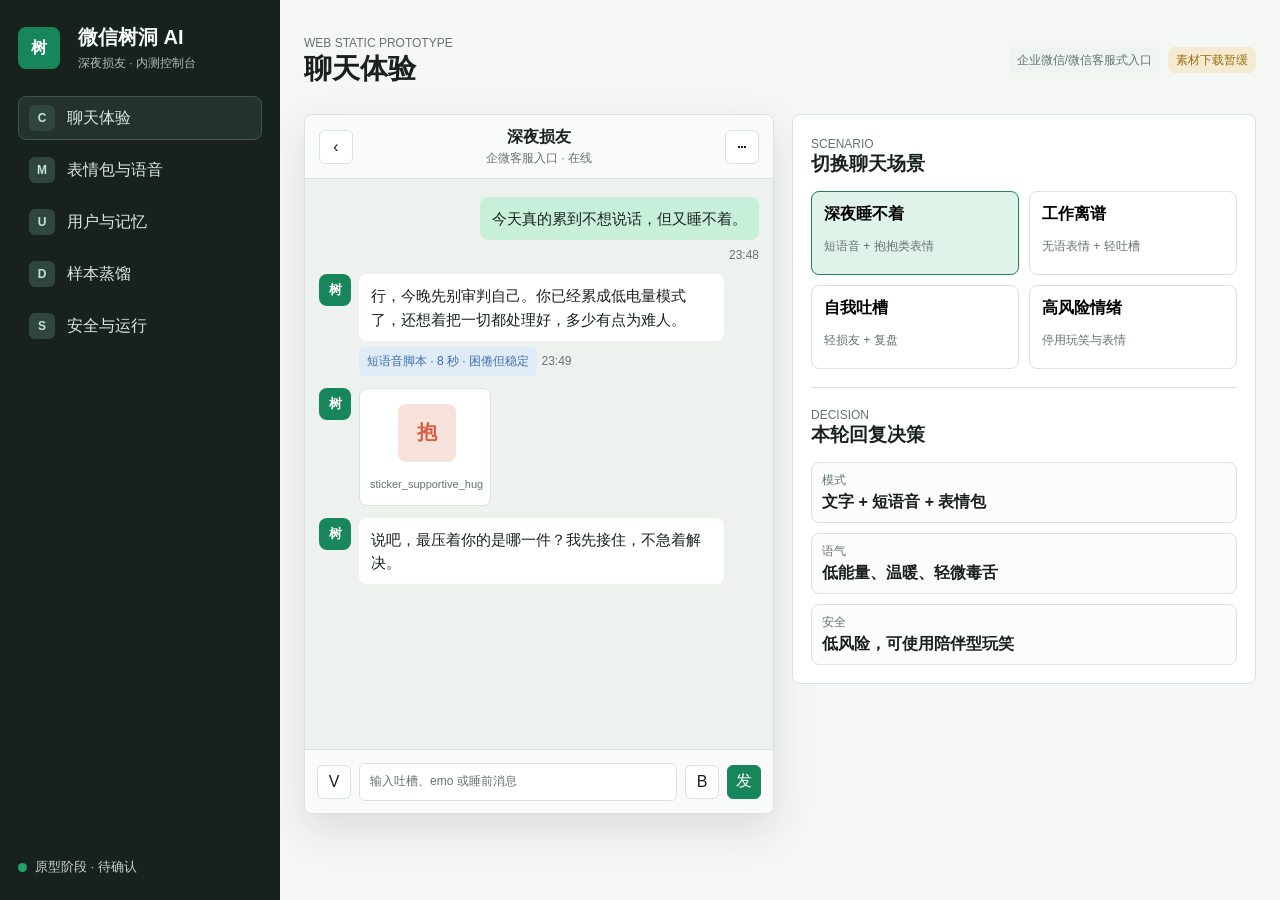
<file: web_prototype/index.html>
<!doctype html>
<html lang="zh-CN">
  <head>
    <meta charset="utf-8">
    <meta name="viewport" content="width=device-width, initial-scale=1">
    <title>微信树洞 AI 原型</title>
    <link rel="stylesheet" href="styles.css">
  </head>
  <body>
    <div class="app-shell">
      <aside class="sidebar" aria-label="Prototype navigation">
        <div class="brand-block">
          <div class="brand-mark" aria-hidden="true">树</div>
          <div>
            <h1>微信树洞 AI</h1>
            <p>深夜损友 · 内测控制台</p>
          </div>
        </div>

        <nav class="nav-list" aria-label="Prototype sections">
          <button class="nav-button is-active" data-view="chat" type="button">
            <span class="nav-icon" aria-hidden="true">C</span>
            聊天体验
          </button>
          <button class="nav-button" data-view="multimodal" type="button">
            <span class="nav-icon" aria-hidden="true">M</span>
            表情包与语音
          </button>
          <button class="nav-button" data-view="memory" type="button">
            <span class="nav-icon" aria-hidden="true">U</span>
            用户与记忆
          </button>
          <button class="nav-button" data-view="distill" type="button">
            <span class="nav-icon" aria-hidden="true">D</span>
            样本蒸馏
          </button>
          <button class="nav-button" data-view="safety" type="button">
            <span class="nav-icon" aria-hidden="true">S</span>
            安全与运行
          </button>
        </nav>

        <div class="sidebar-status">
          <span class="status-dot ok" aria-hidden="true"></span>
          原型阶段 · 待确认
        </div>
      </aside>

      <main class="main-stage">
        <header class="topbar">
          <div>
            <p class="eyebrow">Web Static Prototype</p>
            <h2 id="view-title">聊天体验</h2>
          </div>
          <div class="topbar-actions">
            <span class="pill quiet">企业微信/微信客服式入口</span>
            <span class="pill warn">素材下载暂缓</span>
          </div>
        </header>

        <section class="view is-active" id="view-chat" aria-labelledby="view-title">
          <div class="chat-layout">
            <section class="phone-surface" aria-label="WeChat chat preview">
              <header class="phone-header">
                <button class="icon-button" type="button" aria-label="返回">‹</button>
                <div>
                  <strong>深夜损友</strong>
                  <span>企微客服入口 · 在线</span>
                </div>
                <button class="icon-button" type="button" aria-label="更多">⋯</button>
              </header>

              <div class="chat-thread" id="chat-thread">
                <div class="message user">
                  <div class="bubble">今天真的累到不想说话，但又睡不着。</div>
                  <span class="time">23:48</span>
                </div>
                <div class="message agent">
                  <div class="avatar">树</div>
                  <div>
                    <div class="bubble">行，今晚先别审判自己。你已经累成低电量模式了，还想着把一切都处理好，多少有点为难人。</div>
                    <div class="media-chip">短语音脚本 · 8 秒 · 困倦但稳定</div>
                    <span class="time">23:49</span>
                  </div>
                </div>
                <div class="message agent">
                  <div class="avatar">树</div>
                  <div>
                    <div class="sticker-card">
                      <div class="sticker-face">抱</div>
                      <span>sticker_supportive_hug</span>
                    </div>
                  </div>
                </div>
                <div class="message agent">
                  <div class="avatar">树</div>
                  <div>
                    <div class="bubble">说吧，最压着你的是哪一件？我先接住，不急着解决。</div>
                  </div>
                </div>
              </div>

              <footer class="composer">
                <button class="icon-button" type="button" aria-label="语音">V</button>
                <div class="composer-input">输入吐槽、emo 或睡前消息</div>
                <button class="icon-button" type="button" aria-label="表情包">B</button>
                <button class="send-button" type="button">发</button>
              </footer>
            </section>

            <section class="control-panel" aria-label="Scenario controls">
              <div class="section-heading">
                <p class="eyebrow">Scenario</p>
                <h3>切换聊天场景</h3>
              </div>
              <div class="scenario-grid" id="scenario-grid">
                <button class="scenario-card is-selected" data-scenario="late" type="button">
                  <strong>深夜睡不着</strong>
                  <span>短语音 + 抱抱类表情</span>
                </button>
                <button class="scenario-card" data-scenario="work" type="button">
                  <strong>工作离谱</strong>
                  <span>无语表情 + 轻吐槽</span>
                </button>
                <button class="scenario-card" data-scenario="self" type="button">
                  <strong>自我吐槽</strong>
                  <span>轻损友 + 复盘</span>
                </button>
                <button class="scenario-card" data-scenario="risk" type="button">
                  <strong>高风险情绪</strong>
                  <span>停用玩笑与表情</span>
                </button>
              </div>

              <div class="decision-card" id="decision-card">
                <div class="section-heading">
                  <p class="eyebrow">Decision</p>
                  <h3>本轮回复决策</h3>
                </div>
                <dl class="decision-list">
                  <div>
                    <dt>模式</dt>
                    <dd id="decision-mode">文字 + 短语音 + 表情包</dd>
                  </div>
                  <div>
                    <dt>语气</dt>
                    <dd id="decision-tone">低能量、温暖、轻微毒舌</dd>
                  </div>
                  <div>
                    <dt>安全</dt>
                    <dd id="decision-safety">低风险，可使用陪伴型玩笑</dd>
                  </div>
                </dl>
              </div>
            </section>
          </div>
        </section>

        <section class="view" id="view-multimodal" aria-labelledby="view-title">
          <div class="split-layout">
            <section>
              <div class="section-heading">
                <p class="eyebrow">Multimodal</p>
                <h3>回复模式矩阵</h3>
              </div>
              <div class="mode-matrix">
                <article class="mode-row">
                  <span class="mode-key">文字</span>
                  <strong>默认承接情绪和推进对话</strong>
                  <p>短句、少说教、最多一个追问。</p>
                </article>
                <article class="mode-row">
                  <span class="mode-key accent">表情包</span>
                  <strong>用于反应而不是替代陪伴</strong>
                  <p>离谱、抱抱、轻嘲、自嘲场景触发，素材版权待核准。</p>
                </article>
                <article class="mode-row">
                  <span class="mode-key calm">语音</span>
                  <strong>用于深夜和安抚收尾</strong>
                  <p>先生成 5-12 秒脚本，音色接入后再发送真实语音。</p>
                </article>
                <article class="mode-row danger">
                  <span class="mode-key danger">安全</span>
                  <strong>风险升高时停用玩笑</strong>
                  <p>不发玩笑表情，不使用毒舌，用严肃稳定回复。</p>
                </article>
              </div>
            </section>

            <section class="control-panel">
              <div class="section-heading">
                <p class="eyebrow">Trigger Preview</p>
                <h3>触发规则预览</h3>
              </div>
              <div class="trigger-list">
                <div class="trigger-item">
                  <span>荒诞工作吐槽</span>
                  <strong>无语类表情 + 一句轻损</strong>
                </div>
                <div class="trigger-item">
                  <span>孤独/难受</span>
                  <strong>抱抱类表情 + 降低毒舌</strong>
                </div>
                <div class="trigger-item">
                  <span>睡不着</span>
                  <strong>短语音脚本 + 一个问题</strong>
                </div>
                <div class="trigger-item">
                  <span>自伤信号</span>
                  <strong>安全回复，禁用表情包</strong>
                </div>
              </div>
              <div class="asset-notice">
                <strong>素材策略</strong>
                <p>表情包文件、语音音色和微信媒体能力会在架构阶段核准；当前原型只确认“何时该发”。</p>
              </div>
            </section>
          </div>
        </section>

        <section class="view" id="view-memory" aria-labelledby="view-title">
          <div class="split-layout">
            <section>
              <div class="section-heading">
                <p class="eyebrow">Inner Test</p>
                <h3>内测用户</h3>
              </div>
              <div class="user-list">
                <article class="user-row is-active">
                  <div class="avatar dark">我</div>
                  <div>
                    <strong>产品主人</strong>
                    <span>偏好：嘴欠一点，但别长篇大道理</span>
                  </div>
                  <span class="pill ok">已启用</span>
                </article>
                <article class="user-row">
                  <div class="avatar blue">A</div>
                  <div>
                    <strong>朋友 A</strong>
                    <span>偏好：更温柔，少用反讽</span>
                  </div>
                  <span class="pill quiet">待邀请</span>
                </article>
                <article class="user-row">
                  <div class="avatar green">B</div>
                  <div>
                    <strong>朋友 B</strong>
                    <span>偏好：工作吐槽，接受表情包</span>
                  </div>
                  <span class="pill ok">白名单</span>
                </article>
              </div>
            </section>

            <section class="control-panel">
              <div class="section-heading">
                <p class="eyebrow">Memory</p>
                <h3>记忆边界</h3>
              </div>
              <div class="memory-grid">
                <div class="memory-card">
                  <span>可记住</span>
                  <strong>称呼、压力源、语气偏好</strong>
                </div>
                <div class="memory-card">
                  <span>默认不记</span>
                  <strong>敏感身份、完整聊天原文</strong>
                </div>
                <div class="memory-card">
                  <span>可清除</span>
                  <strong>单人记忆、某类偏好</strong>
                </div>
                <div class="memory-card">
                  <span>安全优先</span>
                  <strong>高风险只留必要状态</strong>
                </div>
              </div>
              <label class="range-row">
                <span>毒舌尺度</span>
                <input type="range" min="1" max="5" value="3">
              </label>
              <label class="range-row">
                <span>主动陪伴</span>
                <input type="range" min="1" max="5" value="2">
              </label>
            </section>
          </div>
        </section>

        <section class="view" id="view-distill" aria-labelledby="view-title">
          <div class="split-layout">
            <section>
              <div class="section-heading">
                <p class="eyebrow">Public Sources</p>
                <h3>公开样本来源状态</h3>
              </div>
              <div class="source-table">
                <div class="source-row">
                  <strong>CPED</strong>
                  <span>情绪 + 人格中文对话</span>
                  <span class="pill ok">候选</span>
                </div>
                <div class="source-row">
                  <strong>LCCC</strong>
                  <span>中文短对话节奏</span>
                  <span class="pill warn">大文件暂缓</span>
                </div>
                <div class="source-row">
                  <strong>StickerConv</strong>
                  <span>共情贴纸回复</span>
                  <span class="pill ok">规则可用</span>
                </div>
                <div class="source-row">
                  <strong>U-Sticker</strong>
                  <span>贴纸语境</span>
                  <span class="pill warn">素材后下</span>
                </div>
                <div class="source-row">
                  <strong>ESConv</strong>
                  <span>情绪支持策略</span>
                  <span class="pill quiet">研究参考</span>
                </div>
              </div>
            </section>

            <section class="control-panel">
              <div class="section-heading">
                <p class="eyebrow">Pipeline</p>
                <h3>蒸馏流程</h3>
              </div>
              <ol class="pipeline">
                <li>
                  <strong>来源核准</strong>
                  <span>记录许可、用途、下载策略</span>
                </li>
                <li>
                  <strong>行为标注</strong>
                  <span>情绪、风险、表情包和语音意图</span>
                </li>
                <li>
                  <strong>规则提炼</strong>
                  <span>短句比例、追问节奏、安全切换</span>
                </li>
                <li>
                  <strong>合成样本</strong>
                  <span>生成项目自有样本，不照搬公开原文</span>
                </li>
              </ol>
              <div class="asset-notice">
                <strong>VPN 流量保护</strong>
                <p>表情包、语音和大数据压缩包现在不下载，只保留清单和入口。</p>
              </div>
            </section>
          </div>
        </section>

        <section class="view" id="view-safety" aria-labelledby="view-title">
          <div class="split-layout">
            <section>
              <div class="section-heading">
                <p class="eyebrow">Safety</p>
                <h3>安全模式切换</h3>
              </div>
              <div class="safety-comparison">
                <article>
                  <span class="pill ok">低风险</span>
                  <p>“老板又临下班改需求。”</p>
                  <strong>可以轻损、发表情、问一句。</strong>
                </article>
                <article class="danger">
                  <span class="pill danger">高风险</span>
                  <p>“我真的撑不下去了。”</p>
                  <strong>停用玩笑、禁表情，切严肃支持。</strong>
                </article>
              </div>
            </section>

            <section class="control-panel">
              <div class="section-heading">
                <p class="eyebrow">Ops</p>
                <h3>上线前状态</h3>
              </div>
              <div class="ops-list">
                <div>
                  <span class="status-dot ok"></span>
                  蓝图确认
                </div>
                <div>
                  <span class="status-dot ok"></span>
                  公开样本清单
                </div>
                <div>
                  <span class="status-dot warn"></span>
                  微信媒体 API 待核准
                </div>
                <div>
                  <span class="status-dot warn"></span>
                  表情包版权待核准
                </div>
                <div>
                  <span class="status-dot warn"></span>
                  语音音色待选择
                </div>
              </div>
              <div class="handoff-box">
                <strong>确认原型后</strong>
                <p>进入架构规划：微信接入、消息路由、多模态决策、记忆、安全和后台模块边界。</p>
              </div>
            </section>
          </div>
        </section>
      </main>
    </div>

    <script src="app.js"></script>
  </body>
</html>
</file>
<file: web_prototype/styles.css>
:root {
  --bg: #f5f7f4;
  --surface: #ffffff;
  --surface-2: #eef4f1;
  --ink: #19211f;
  --muted: #66736f;
  --line: #d9e2dc;
  --green: #17865b;
  --green-soft: #dff3e9;
  --coral: #d95f43;
  --coral-soft: #f8e2dc;
  --blue: #3b6ea8;
  --blue-soft: #dfecf7;
  --gold: #9b6f12;
  --gold-soft: #f5ebd2;
  --danger: #b63d3d;
  --danger-soft: #f7dddd;
  --shadow: 0 16px 42px rgba(27, 40, 34, 0.12);
  font-family: "Segoe UI", "Microsoft YaHei", Arial, sans-serif;
}

* {
  box-sizing: border-box;
}

body {
  margin: 0;
  background: var(--bg);
  color: var(--ink);
}

button,
input {
  font: inherit;
}

.app-shell {
  min-height: 100vh;
  display: grid;
  grid-template-columns: 280px minmax(0, 1fr);
}

.sidebar {
  background: #17211e;
  color: #f6fbf8;
  padding: 24px 18px;
  display: flex;
  flex-direction: column;
  gap: 24px;
}

.brand-block {
  display: grid;
  grid-template-columns: 48px 1fr;
  gap: 12px;
  align-items: center;
}

.brand-mark,
.avatar {
  width: 42px;
  height: 42px;
  border-radius: 8px;
  display: grid;
  place-items: center;
  background: var(--green);
  color: #fff;
  font-weight: 800;
}

.brand-block h1 {
  margin: 0;
  font-size: 20px;
  letter-spacing: 0;
}

.brand-block p,
.eyebrow {
  margin: 4px 0 0;
  color: #aebbb6;
  font-size: 12px;
}

.nav-list {
  display: grid;
  gap: 8px;
}

.nav-button {
  width: 100%;
  border: 1px solid transparent;
  border-radius: 8px;
  background: transparent;
  color: #dce7e2;
  min-height: 44px;
  padding: 8px 10px;
  display: grid;
  grid-template-columns: 28px 1fr;
  gap: 10px;
  align-items: center;
  text-align: left;
  cursor: pointer;
}

.nav-button:hover,
.nav-button.is-active {
  background: #24322e;
  border-color: #3f554e;
}

.nav-icon {
  width: 26px;
  height: 26px;
  border-radius: 6px;
  background: #31453f;
  display: grid;
  place-items: center;
  color: #bfe6d3;
  font-size: 12px;
  font-weight: 700;
}

.sidebar-status {
  margin-top: auto;
  color: #c6d4cf;
  font-size: 13px;
  display: flex;
  gap: 8px;
  align-items: center;
}

.status-dot {
  width: 9px;
  height: 9px;
  border-radius: 50%;
  background: var(--muted);
  display: inline-block;
}

.status-dot.ok {
  background: #26a269;
}

.status-dot.warn {
  background: #c58c20;
}

.main-stage {
  padding: 24px;
  display: flex;
  flex-direction: column;
  gap: 18px;
  min-width: 0;
}

.topbar {
  min-height: 72px;
  display: flex;
  justify-content: space-between;
  align-items: center;
  gap: 16px;
}

.topbar h2,
.section-heading h3 {
  margin: 0;
  letter-spacing: 0;
}

.topbar h2 {
  font-size: 28px;
}

.topbar .eyebrow,
.section-heading .eyebrow {
  color: var(--muted);
  text-transform: uppercase;
}

.topbar-actions {
  display: flex;
  flex-wrap: wrap;
  justify-content: flex-end;
  gap: 8px;
}

.pill {
  min-height: 26px;
  border-radius: 6px;
  padding: 4px 8px;
  display: inline-grid;
  place-items: center;
  font-size: 12px;
  background: var(--surface-2);
  color: var(--muted);
  white-space: nowrap;
}

.pill.ok {
  background: var(--green-soft);
  color: var(--green);
}

.pill.warn {
  background: var(--gold-soft);
  color: var(--gold);
}

.pill.danger {
  background: var(--danger-soft);
  color: var(--danger);
}

.view {
  display: none;
}

.view.is-active {
  display: block;
}

.chat-layout,
.split-layout {
  display: grid;
  grid-template-columns: minmax(330px, 470px) minmax(360px, 1fr);
  gap: 18px;
  align-items: start;
}

.phone-surface,
.control-panel,
.mode-row,
.user-row,
.memory-card,
.source-row,
.safety-comparison article {
  background: var(--surface);
  border: 1px solid var(--line);
  border-radius: 8px;
}

.phone-surface {
  min-height: 700px;
  display: grid;
  grid-template-rows: auto 1fr auto;
  overflow: hidden;
  box-shadow: var(--shadow);
}

.phone-header {
  min-height: 64px;
  padding: 10px 14px;
  background: #f9fbfa;
  border-bottom: 1px solid var(--line);
  display: flex;
  align-items: center;
  justify-content: space-between;
  gap: 12px;
}

.phone-header div {
  display: grid;
  justify-items: center;
  gap: 2px;
}

.phone-header span,
.time,
.media-chip,
.composer-input,
.scenario-card span,
.user-row span,
.memory-card span,
.source-row span,
.trigger-item span,
.pipeline span {
  color: var(--muted);
  font-size: 12px;
}

.icon-button,
.send-button {
  border: 1px solid var(--line);
  background: var(--surface);
  color: var(--ink);
  border-radius: 6px;
  min-width: 34px;
  height: 34px;
  cursor: pointer;
}

.send-button {
  background: var(--green);
  color: #fff;
  border-color: var(--green);
}

.chat-thread {
  padding: 18px 14px;
  display: flex;
  flex-direction: column;
  gap: 12px;
  background: #eef2ef;
}

.message {
  display: flex;
  gap: 8px;
  align-items: flex-start;
  max-width: 92%;
}

.message.user {
  margin-left: auto;
  flex-direction: column;
  align-items: flex-end;
}

.message.agent {
  margin-right: auto;
}

.bubble {
  padding: 10px 12px;
  border-radius: 8px;
  line-height: 1.55;
  font-size: 15px;
}

.message.user .bubble {
  background: #c7efd9;
}

.message.agent .bubble {
  background: #fff;
}

.message .avatar {
  width: 32px;
  height: 32px;
  font-size: 13px;
  flex: 0 0 auto;
}

.media-chip {
  margin-top: 6px;
  display: inline-block;
  background: var(--blue-soft);
  color: var(--blue);
  padding: 6px 8px;
  border-radius: 6px;
}

.sticker-card {
  width: 132px;
  height: 118px;
  background: #fff;
  border: 1px solid var(--line);
  border-radius: 8px;
  display: grid;
  place-items: center;
  gap: 6px;
  padding: 10px;
}

.sticker-face {
  width: 58px;
  height: 58px;
  border-radius: 8px;
  display: grid;
  place-items: center;
  background: var(--coral-soft);
  color: var(--coral);
  font-weight: 800;
  font-size: 20px;
}

.sticker-card span {
  color: var(--muted);
  font-size: 11px;
  text-align: center;
}

.composer {
  min-height: 64px;
  padding: 12px;
  background: #f9fbfa;
  border-top: 1px solid var(--line);
  display: grid;
  grid-template-columns: auto 1fr auto auto;
  gap: 8px;
  align-items: center;
}

.composer-input {
  min-height: 38px;
  border: 1px solid var(--line);
  border-radius: 6px;
  background: #fff;
  display: flex;
  align-items: center;
  padding: 0 10px;
}

.control-panel {
  padding: 18px;
}

.section-heading {
  margin-bottom: 14px;
}

.scenario-grid {
  display: grid;
  grid-template-columns: repeat(2, minmax(0, 1fr));
  gap: 10px;
}

.scenario-card {
  border: 1px solid var(--line);
  background: #fff;
  border-radius: 8px;
  padding: 12px;
  min-height: 84px;
  display: grid;
  gap: 6px;
  text-align: left;
  cursor: pointer;
}

.scenario-card.is-selected,
.scenario-card:hover {
  border-color: var(--green);
  background: var(--green-soft);
}

.decision-card {
  margin-top: 18px;
  padding-top: 16px;
  border-top: 1px solid var(--line);
}

.decision-list {
  margin: 0;
  display: grid;
  gap: 10px;
}

.decision-list div,
.trigger-item,
.ops-list div {
  min-height: 44px;
  border: 1px solid var(--line);
  border-radius: 8px;
  padding: 9px 10px;
  background: #fbfcfb;
}

.decision-list dt {
  font-size: 12px;
  color: var(--muted);
}

.decision-list dd {
  margin: 3px 0 0;
  font-weight: 700;
}

.mode-matrix,
.trigger-list,
.user-list,
.memory-grid,
.source-table,
.pipeline,
.safety-comparison,
.ops-list {
  display: grid;
  gap: 10px;
}

.mode-row {
  padding: 14px;
  display: grid;
  grid-template-columns: 72px 1fr;
  gap: 6px 12px;
  align-items: start;
}

.mode-row p {
  grid-column: 2;
  margin: 0;
  color: var(--muted);
}

.mode-key {
  min-height: 30px;
  border-radius: 6px;
  display: grid;
  place-items: center;
  background: var(--green-soft);
  color: var(--green);
  font-weight: 800;
  font-size: 13px;
}

.mode-key.accent {
  background: var(--coral-soft);
  color: var(--coral);
}

.mode-key.calm {
  background: var(--blue-soft);
  color: var(--blue);
}

.mode-key.danger {
  background: var(--danger-soft);
  color: var(--danger);
}

.mode-row.danger {
  border-color: #e9b8b8;
}

.trigger-item {
  display: flex;
  justify-content: space-between;
  gap: 12px;
  align-items: center;
}

.asset-notice,
.handoff-box {
  margin-top: 14px;
  border-radius: 8px;
  padding: 14px;
  background: var(--gold-soft);
  color: #5d4212;
}

.asset-notice p,
.handoff-box p {
  margin: 6px 0 0;
  line-height: 1.5;
}

.user-row {
  min-height: 70px;
  padding: 12px;
  display: grid;
  grid-template-columns: 42px 1fr auto;
  gap: 12px;
  align-items: center;
}

.user-row.is-active {
  border-color: var(--green);
}

.avatar.dark {
  background: #26332f;
}

.avatar.blue {
  background: var(--blue);
}

.avatar.green {
  background: var(--green);
}

.memory-grid {
  grid-template-columns: repeat(2, minmax(0, 1fr));
}

.memory-card {
  padding: 12px;
  min-height: 92px;
  display: grid;
  align-content: center;
  gap: 6px;
}

.range-row {
  margin-top: 14px;
  display: grid;
  gap: 8px;
}

.range-row input {
  width: 100%;
  accent-color: var(--green);
}

.source-row {
  min-height: 58px;
  padding: 12px;
  display: grid;
  grid-template-columns: 120px 1fr auto;
  gap: 10px;
  align-items: center;
}

.pipeline {
  margin: 0;
  padding: 0;
  list-style: none;
  counter-reset: step;
}

.pipeline li {
  counter-increment: step;
  min-height: 62px;
  border: 1px solid var(--line);
  border-radius: 8px;
  background: #fbfcfb;
  display: grid;
  grid-template-columns: 34px 1fr;
  gap: 10px;
  align-items: center;
  padding: 10px;
}

.pipeline li::before {
  content: counter(step);
  width: 28px;
  height: 28px;
  border-radius: 6px;
  background: #24322e;
  color: #fff;
  display: grid;
  place-items: center;
  font-size: 12px;
  font-weight: 800;
}

.pipeline li span {
  grid-column: 2;
}

.safety-comparison {
  grid-template-columns: repeat(2, minmax(0, 1fr));
}

.safety-comparison article {
  padding: 16px;
  min-height: 180px;
  display: grid;
  align-content: start;
  gap: 12px;
}

.safety-comparison article.danger {
  border-color: #e7aaaa;
  background: #fff8f8;
}

.safety-comparison p {
  margin: 0;
  line-height: 1.6;
  color: var(--muted);
}

.ops-list div {
  display: flex;
  align-items: center;
  gap: 8px;
}

@media (max-width: 1050px) {
  .app-shell {
    grid-template-columns: 1fr;
  }

  .sidebar {
    position: static;
  }

  .nav-list {
    grid-template-columns: repeat(5, minmax(130px, 1fr));
    overflow-x: auto;
  }

  .chat-layout,
  .split-layout {
    grid-template-columns: 1fr;
  }
}

@media (max-width: 720px) {
  .main-stage {
    padding: 14px;
  }

  .topbar {
    align-items: flex-start;
    flex-direction: column;
  }

  .nav-list,
  .scenario-grid,
  .memory-grid,
  .safety-comparison {
    grid-template-columns: 1fr;
  }

  .source-row,
  .user-row,
  .mode-row {
    grid-template-columns: 1fr;
  }

  .mode-row p {
    grid-column: auto;
  }

  .phone-surface {
    min-height: 620px;
  }
}
</file>
